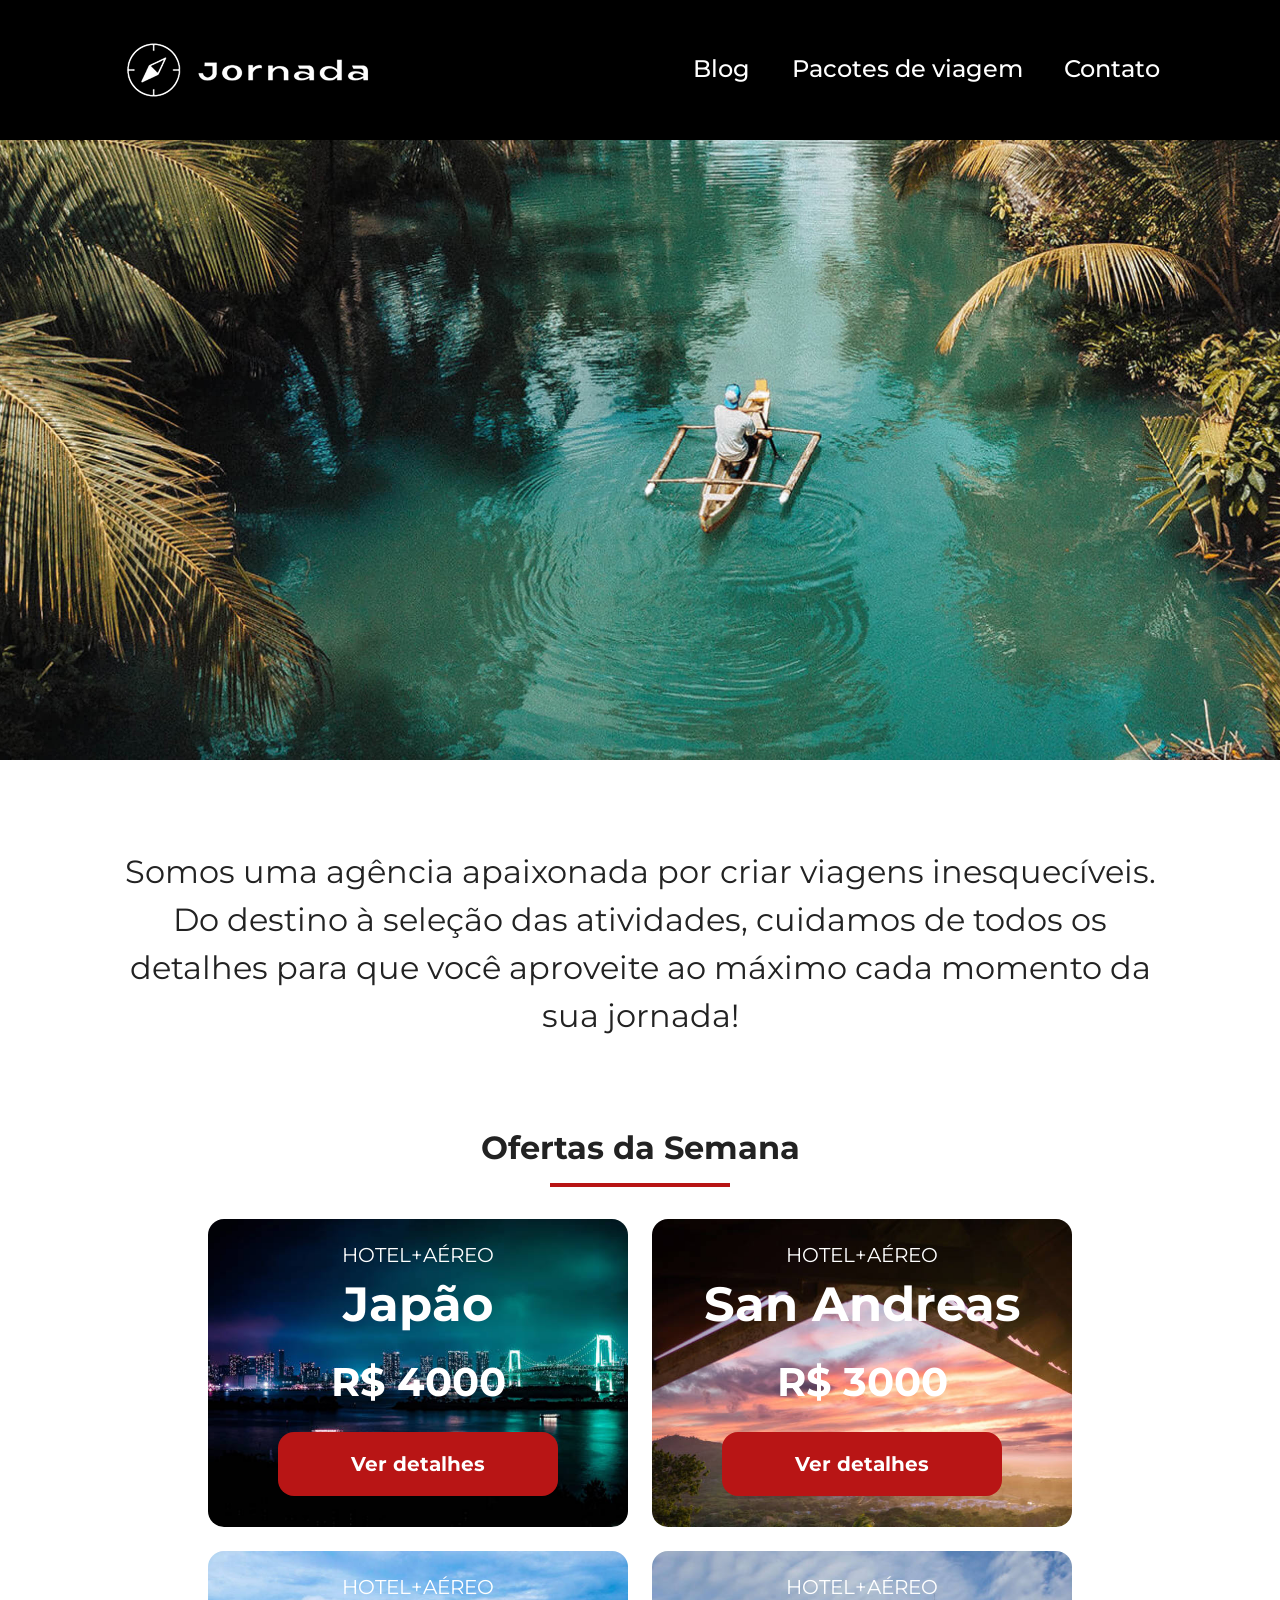
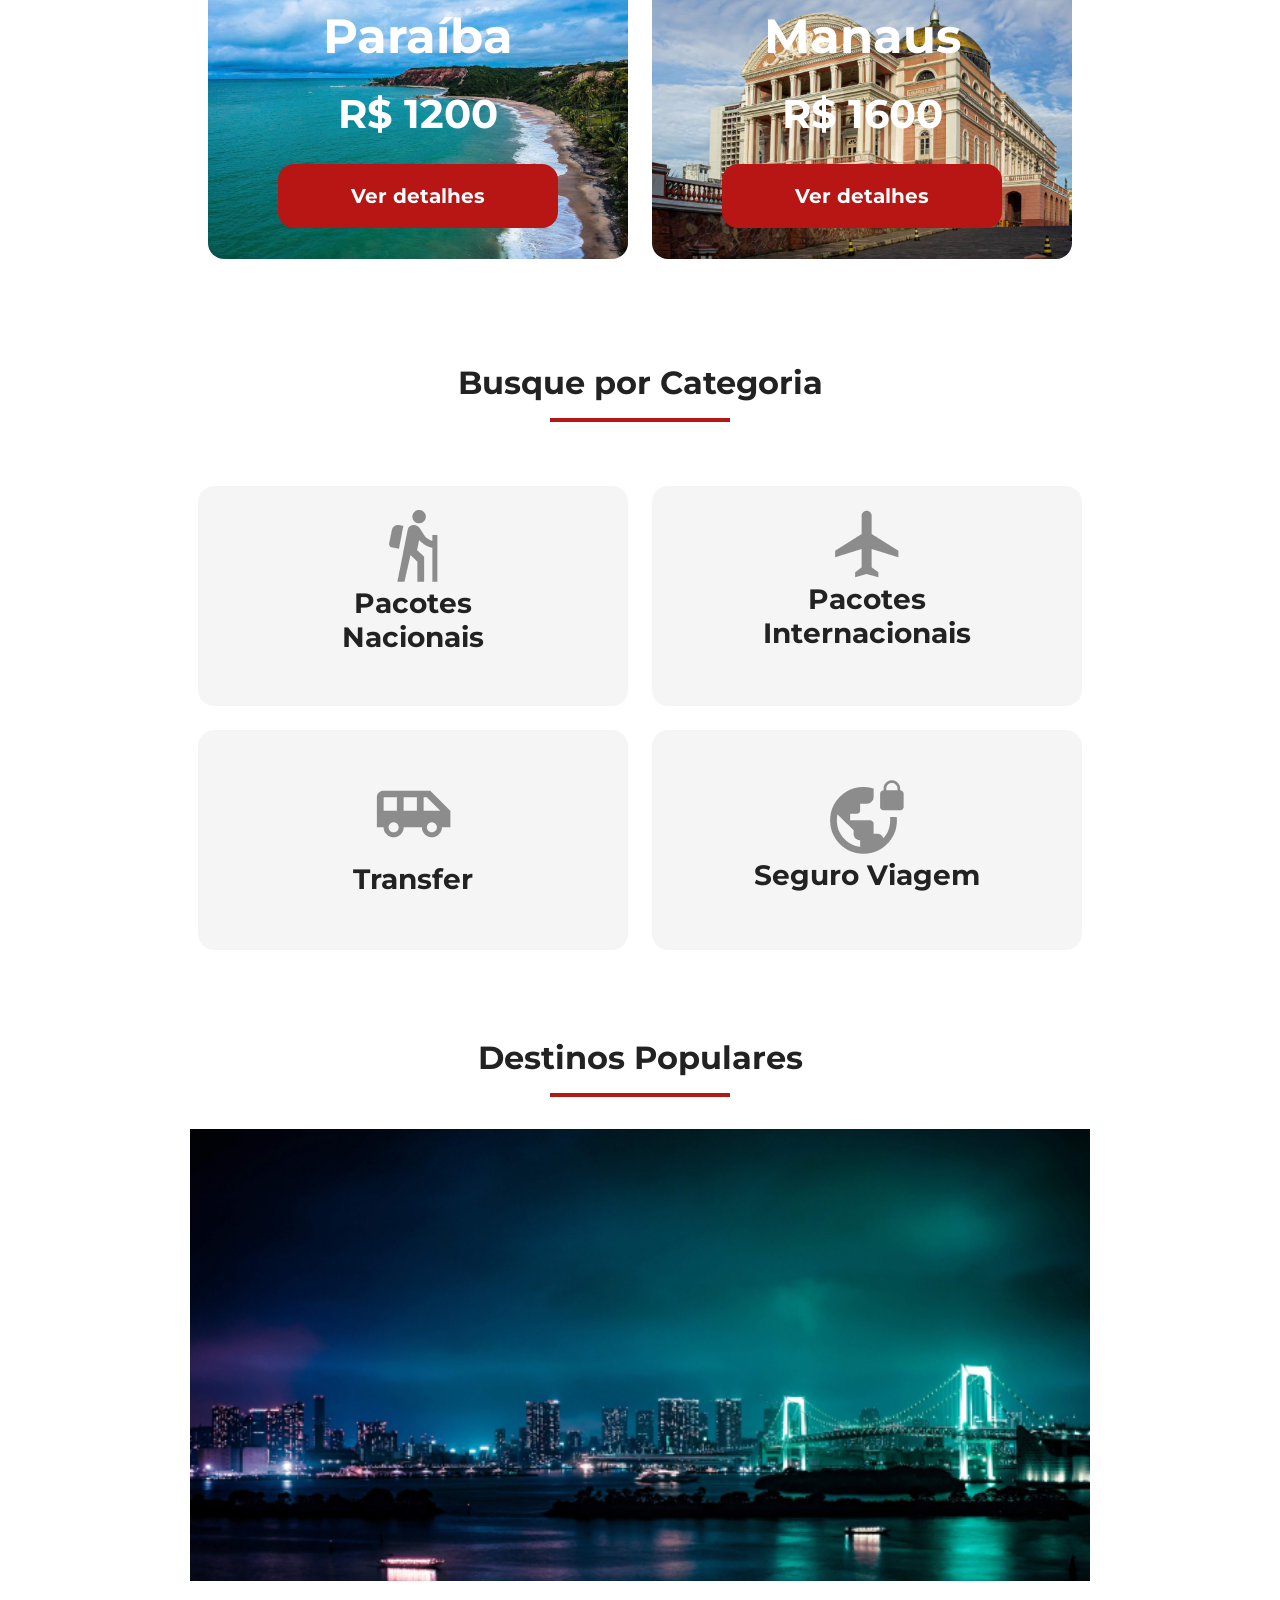
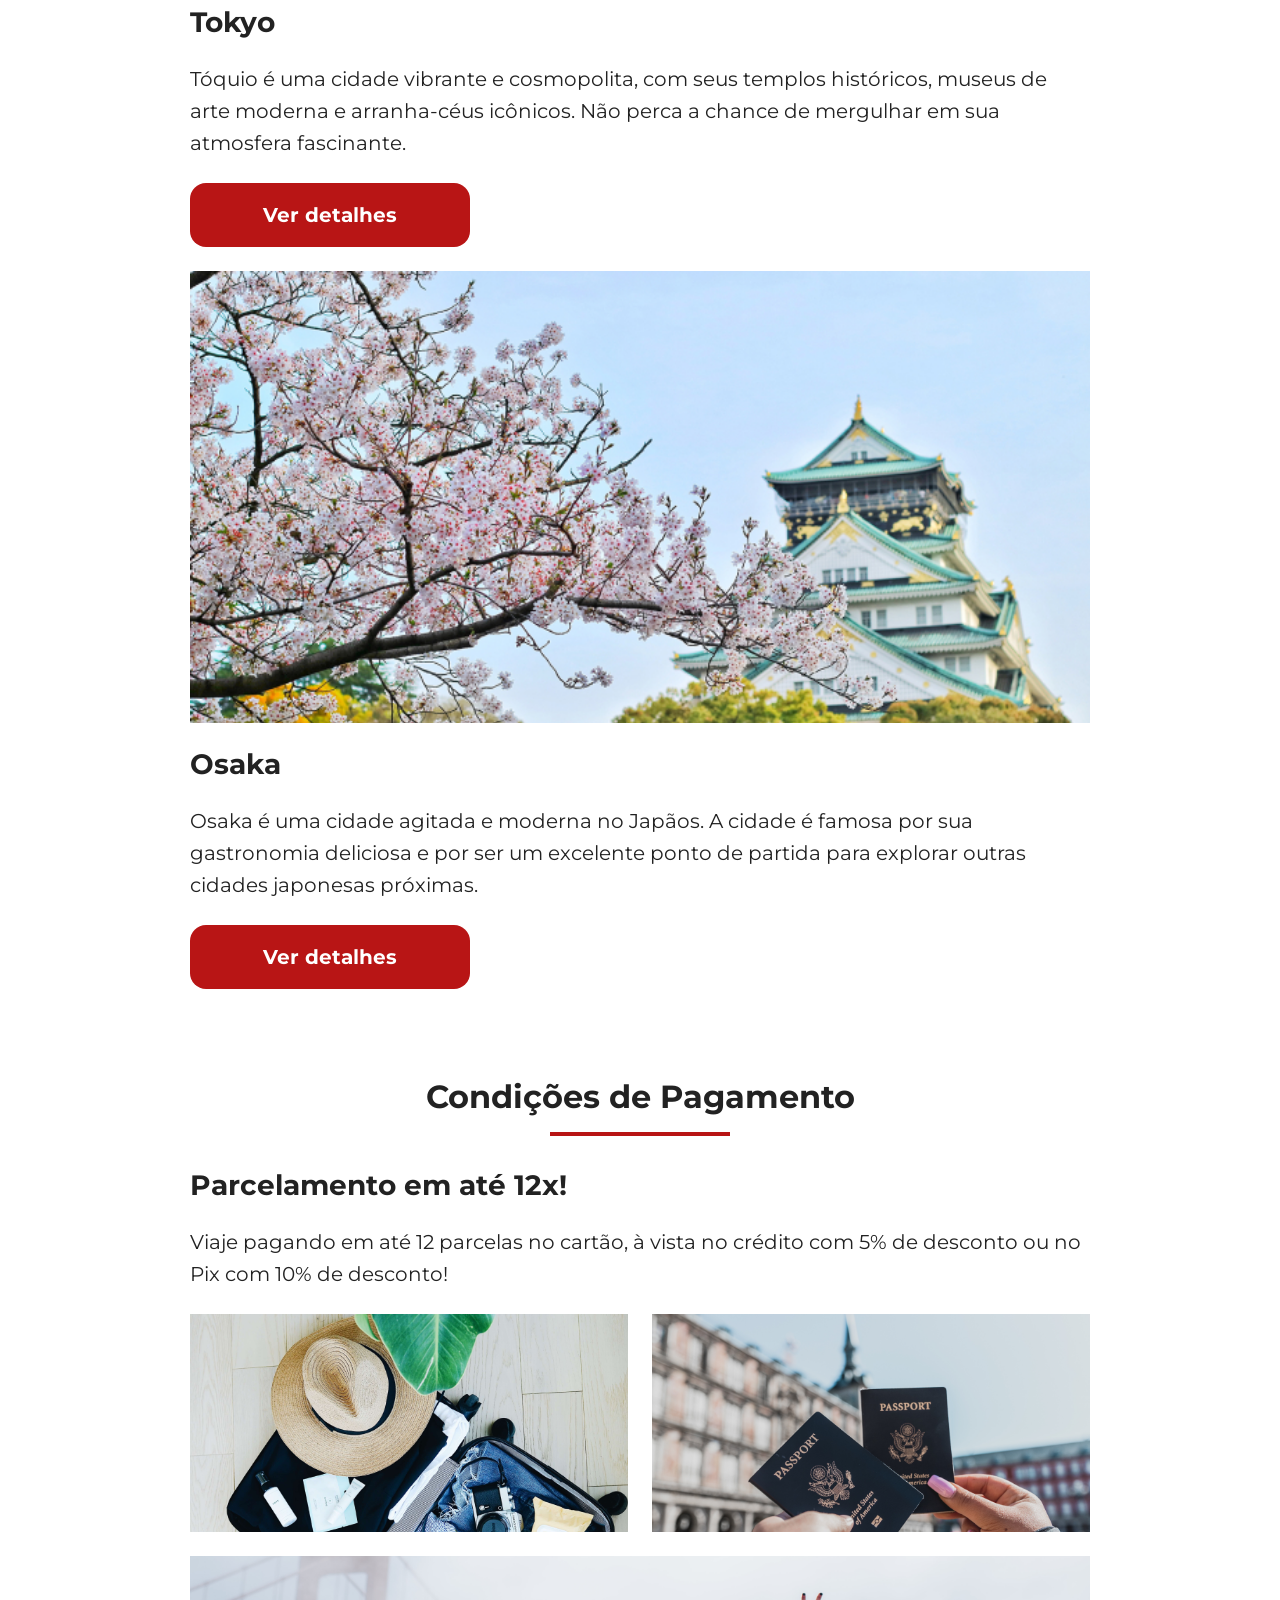
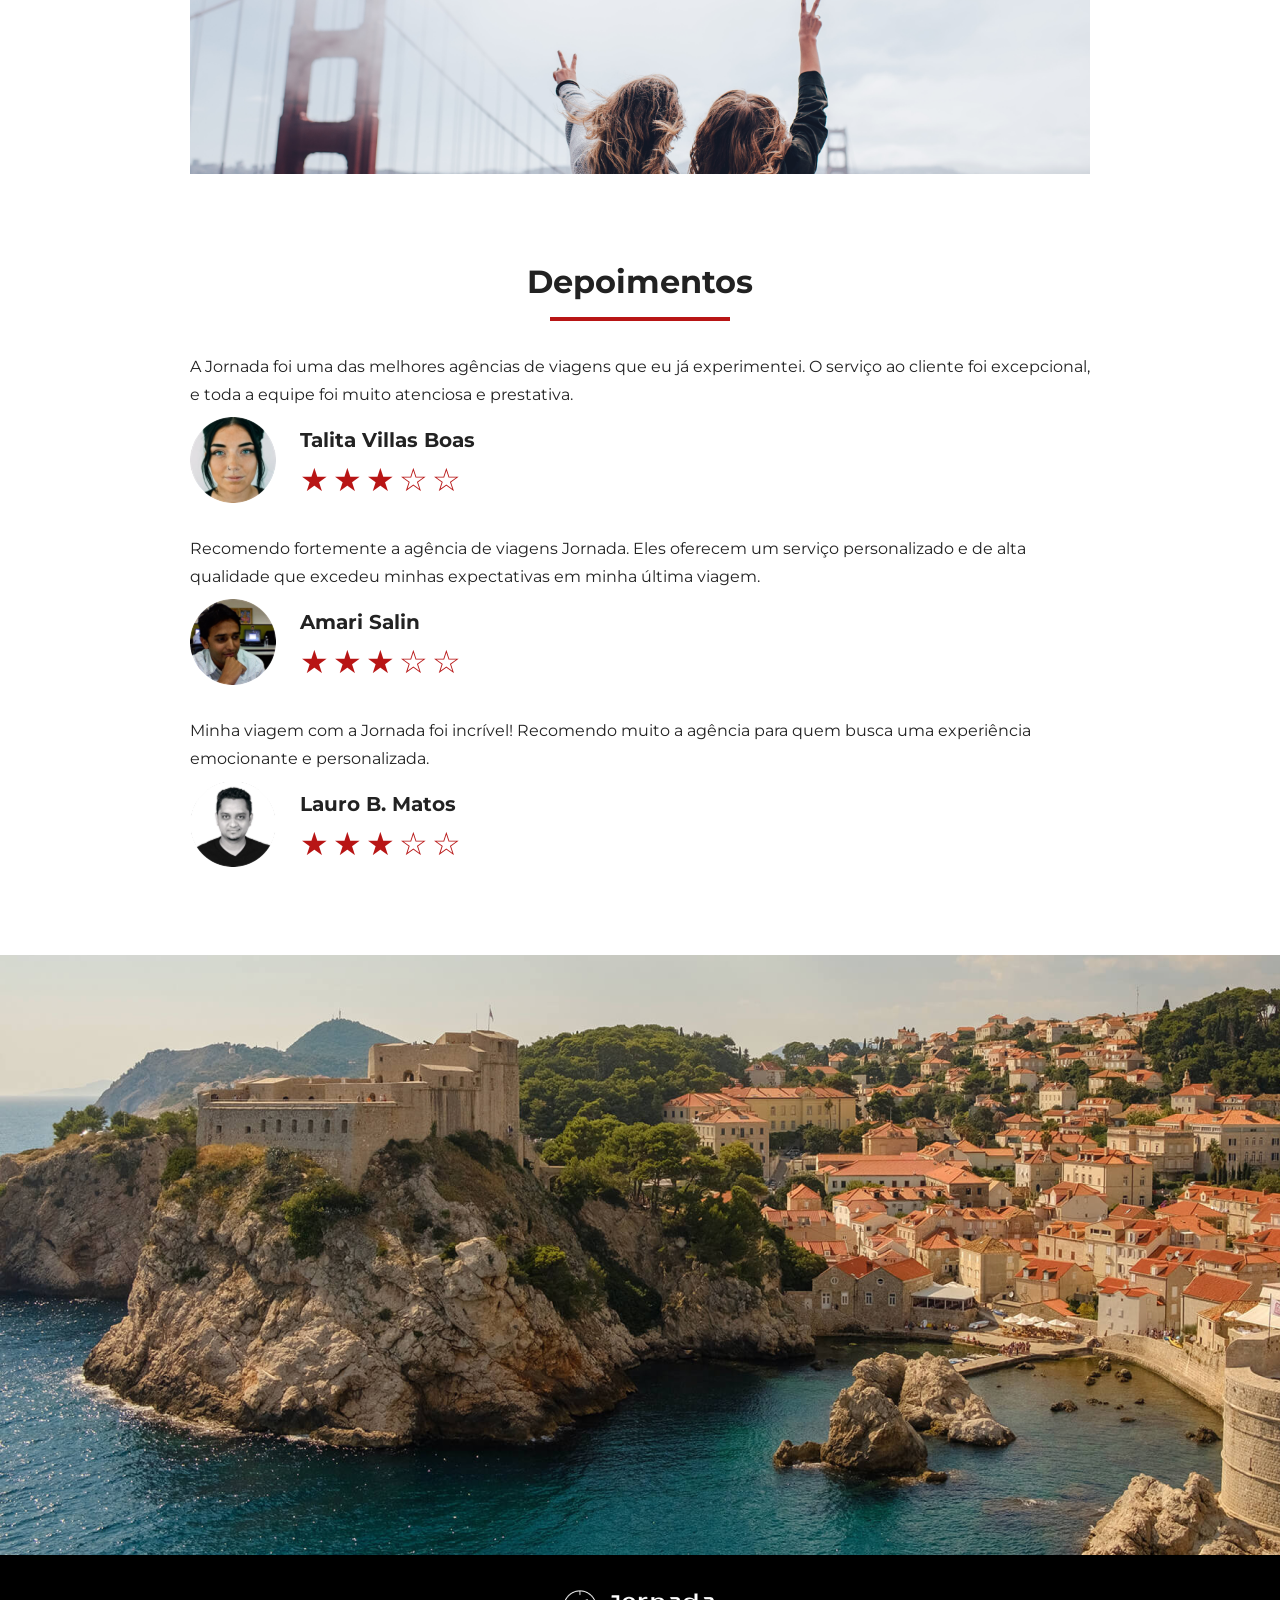
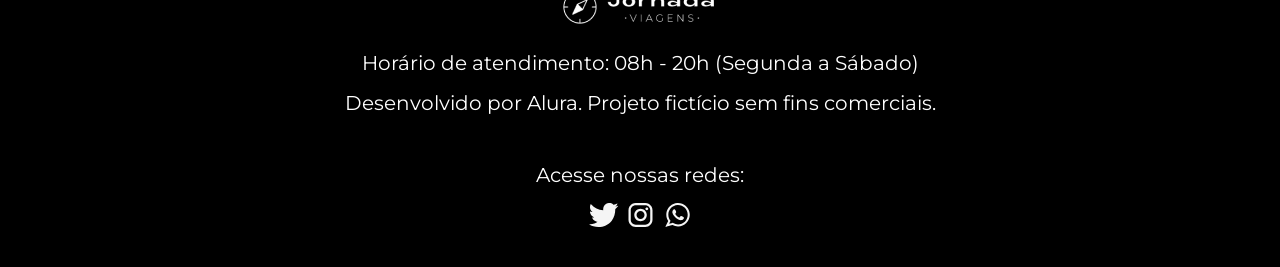
<file: jornada Viagens/index.html>
<!DOCTYPE html>
<html lang="pt-BR">
  <head>
    <meta charset="UTF-8" />
    <meta name="viewport" content="width=device-width, initial-scale=1.0" />
    <meta
      name="description"
      content="Jornada Viagens,uma agência apaixonada por criar viagens inesquecíveis"
    />

    <meta name="og:title" content="Jornada Viagens" />
    <meta
      name="og:description"
      content="Jornada Viagens,uma agência apaixonada por criar viagens inesquecíveis"
    />
    <meta
      name="og:image"
      content="https://danicastilho.github.io/jornada-viagens/img/logo-footer.png"
    />
    <meta name="og:type" content="website" />
    <meta
      name="og:url"
      content="https://danicastilho.github.io/jornada-viagens"
    />

    <link rel="icon" href="favico.svg" type="xml/svg" />
    <link rel="stylesheet" href="./css/style.css" />

    <title>Jornada Viagens</title>
  </head>
  <body>
    <header class="main-header">
      <a class="logo" href="index.html" title="voltar para a página inicial">
        <img
          class="img-mobile"
          src="img/bussola-jornada-branco.png"
          alt="Bussola do logo Jornada Viagens na cor branca"
        />
        <img
          class="img-desktop"
          src="img/bussola-texto-jornada-branco.png"
          alt="Logo Jornada Viagens na cor branca"
        />
      </a>
      <div class="navigation-menu">
        <label for="menu">
          <img src="img/menu.png" alt="menu" />
        </label>
        <input type="checkbox" id="menu" hidden />
        <nav>
          <ul class="list-links">
            <li>
              <a href="blog.html" target="_blank" title="Acessar Blog">Blog</a>
            </li>
            <li>
              <a
                href="pacotes-de-viagens.html"
                target="_blank"
                title="Acessar Pacotes de viagem"
                >Pacotes de viagem</a
              >
            </li>
            <li>
              <a href="contato.html" target="_blank" title="Acessar Contato"
                >Contato</a
              >
            </li>
          </ul>
        </nav>
      </div>
    </header>
    <section class="hero">
      <div class="hero-img"></div>
      <h2>
        Somos uma agência apaixonada por criar viagens inesquecíveis. Do destino
        à seleção das atividades, cuidamos de todos os detalhes para que você
        aproveite ao máximo cada momento da sua jornada!
      </h2>
    </section>
    <section class="offers">
      <div class="section-title">
        <h2>Ofertas da Semana</h2>
        <hr />
      </div>
      <div class="offers-cards">
        <article class="card japao">
          <header>
            <p>HOTEL+AÉREO</p>
            <h3>
              Japão <br />
              <span>R$ 4000</span>
            </h3>
          </header>
          <footer>
            <a href="#" class="button">Ver detalhes</a>
          </footer>
        </article>
        <article class="card san-andreas">
          <header>
            <p>HOTEL+AÉREO</p>
            <h3>
              San Andreas <br />
              <span>R$ 3000</span>
            </h3>
          </header>
          <footer>
            <a href="#" class="button">Ver detalhes</a>
          </footer>
        </article>
        <article class="card paraiba">
          <header>
            <p>HOTEL+AÉREO</p>
            <h3>
              Paraíba <br />
              <span>R$ 1200</span>
            </h3>
          </header>
          <footer>
            <a href="#" class="button">Ver detalhes</a>
          </footer>
        </article>
        <article class="card manaus">
          <header>
            <p>HOTEL+AÉREO</p>
            <h3>
              Manaus <br />
              <span>R$ 1600</span>
            </h3>
          </header>
          <footer>
            <a href="#" class="button">Ver detalhes</a>
          </footer>
        </article>
      </div>
    </section>
    <section class="categories">
      <div class="section-title">
        <h2>Busque por Categoria</h2>
        <hr />
      </div>
      <div class="categories-cards">
        <a
          class="card"
          href="#"
          target="_blank"
          title="Busque pela categoria Pacotes Nacionais"
        >
          <img
            src="img/icone-caminhada.png"
            alt="ícone cinza representando uma pessoa fazendo tracking"
          />
          <h3 class="content-title">
            Pacotes<br />
            Nacionais
          </h3>
        </a>

        <a
          class="card"
          href="#"
          target="_blank"
          title="Busque pela categoria Pacotes Internacionais"
        >
          <img
            src="img/icone-aviao.png"
            alt="ícone cinza representando um avião"
          />
          <h3 class="content-title">
            Pacotes <br />
            Internacionais
          </h3>
        </a>
        <a
          class="card single-line transfer"
          href="#"
          target="_blank"
          title="Busque pela categoria Transfer"
        >
          <img
            src="img/icone-onibus.png"
            alt="ícone cinza representando um ônibus"
          />
          <h3 class="content-title">Transfer</h3>
        </a>
        <a
          class="card single-line"
          href="#"
          target="_blank"
          title="Busque pela categoria Seguro Viagem"
        >
          <img
            src="img/icone-planeta.png"
            alt="ícone cinza representando o planeta terra com um cadeado"
          />
          <h3 class="content-title">Seguro Viagem</h3>
        </a>
      </div>
    </section>
    <section class="destinations">
      <div class="section-title">
        <h2>Destinos Populares</h2>
        <hr />
      </div>
      <div class="destination-items">
        <article class="item tokyo">
          <header>
            <div class="img-item"></div>
            <h3 class="content-title">Tokyo</h3>
          </header>
          <p class="content-text">
            Tóquio é uma cidade vibrante e cosmopolita, com seus templos
            históricos, museus de arte moderna e arranha-céus icônicos. Não
            perca a chance de mergulhar em sua atmosfera fascinante.
          </p>
          <footer>
            <a
              href="#"
              class="button"
              target="_blank"
              title="Veja mais detalhes do destino Tokyo"
              >Ver detalhes</a
            >
          </footer>
        </article>
        <article class="item osaka">
          <header>
            <div class="img-item"></div>
            <h3 class="content-title">Osaka</h3>
          </header>
          <p class="content-text">
            Osaka é uma cidade agitada e moderna no Japãos. A cidade é famosa
            por sua gastronomia deliciosa e por ser um excelente ponto de
            partida para explorar outras cidades japonesas próximas.
          </p>
          <footer>
            <a
              href="#"
              class="button"
              target="_blank"
              title="Veja mais detalhes do destino Osaka"
              >Ver detalhes</a
            >
          </footer>
        </article>
      </div>
    </section>
    <section class="payments">
      <div class="section-title">
        <h2>Condições de Pagamento</h2>
        <hr />
      </div>
      <div class="content-container">
        <div class="text-content">
          <h3 class="content-title">Parcelamento em até 12x!</h3>
          <p class="content-text">
            Viaje pagando em até 12 parcelas no cartão, à vista no crédito com
            5% de desconto ou no Pix com 10% de desconto!
          </p>
        </div>
        <div class="image-gallery">
          <div class="image first"></div>
          <div class="image second"></div>
          <div class="image thirdy colspan-2"></div>
        </div>
      </div>
    </section>
    <section class="testimonials">
      <div class="section-title">
        <h2>Depoimentos</h2>
        <hr />
      </div>
      <div class="testimonial-container">
        <article>
          <header>
            <p>
              A Jornada foi uma das melhores agências de viagens que eu já
              experimentei. O serviço ao cliente foi excepcional, e toda a
              equipe foi muito atenciosa e prestativa.
            </p>
          </header>
          <footer>
            <img
              src="img/avatar-talita.png"
              alt="imagem de perfil da cliente Talita Villas Boas"
            />
            <div class="profile-content">
              <h3>Talita Villas Boas</h3>
              <div class="rating">
                <span class="star">★</span>
                <span class="star">★</span>
                <span class="star">★</span>
                <span class="star">☆</span>
                <span class="star">☆</span>
              </div>
            </div>
          </footer>
        </article>
        <article>
          <header>
            <p>
              Recomendo fortemente a agência de viagens Jornada. Eles oferecem
              um serviço personalizado e de alta qualidade que excedeu minhas
              expectativas em minha última viagem.
            </p>
          </header>
          <footer>
            <img
              src="img/avatar-amari.png"
              alt="imagem de perfil do cliente Amari Salin"
            />
            <div class="profile-content">
              <h3>Amari Salin</h3>
              <div class="rating">
                <span class="star">★</span>
                <span class="star">★</span>
                <span class="star">★</span>
                <span class="star">☆</span>
                <span class="star">☆</span>
              </div>
            </div>
          </footer>
        </article>
        <article>
          <header>
            <p>
              Minha viagem com a Jornada foi incrível! Recomendo muito a agência
              para quem busca uma experiência emocionante e personalizada.
            </p>
          </header>
          <footer>
            <img
              src="img/avatar-lauro.png"
              alt="imagem de perfil do cliente Lauro B. Matos"
            />
            <div class="profile-content">
              <h3>Lauro B. Matos</h3>
              <div class="rating">
                <span class="star">★</span>
                <span class="star">★</span>
                <span class="star">★</span>
                <span class="star">☆</span>
                <span class="star">☆</span>
              </div>
            </div>
          </footer>
        </article>
      </div>
    </section>
    <section class="bottom-hero">
      <div class="hero-img"></div>
    </section>
    <footer class="main-footer">
      <div class="footer-content">
        <img src="img/logo-footer.png" alt="logo completo Jornada Viagens" />
        <p>Horário de atendimento: 08h - 20h (Segunda a Sábado)</p>
        <p>Desenvolvido por Alura. Projeto fictício sem fins comerciais.</p>
      </div>
      <div class="footer-social">
        <p>Acesse nossas redes:</p>

        <a href="#" target="_blank" title="Acesse o Twitter do Jornada Viagens"
          ><img
            src="img/icone-twitter.svg"
            alt="icone do Twitter na cor branca"
        /></a>

        <a
          href="#"
          target="_blank"
          title="Acesse o Instagram do Jornada Viagens"
          ><img
            src="img/icone-instagram.svg"
            alt="icone do Instagram na cor branca"
        /></a>

        <a href="#" target="_blank" title="Entre em contato através do whatsapp"
          ><img
            src="img/icone-whatsapp.svg"
            alt="icone do whatsapp na cor branca"
        /></a>
      </div>
    </footer>
  </body>
</html>
</file>
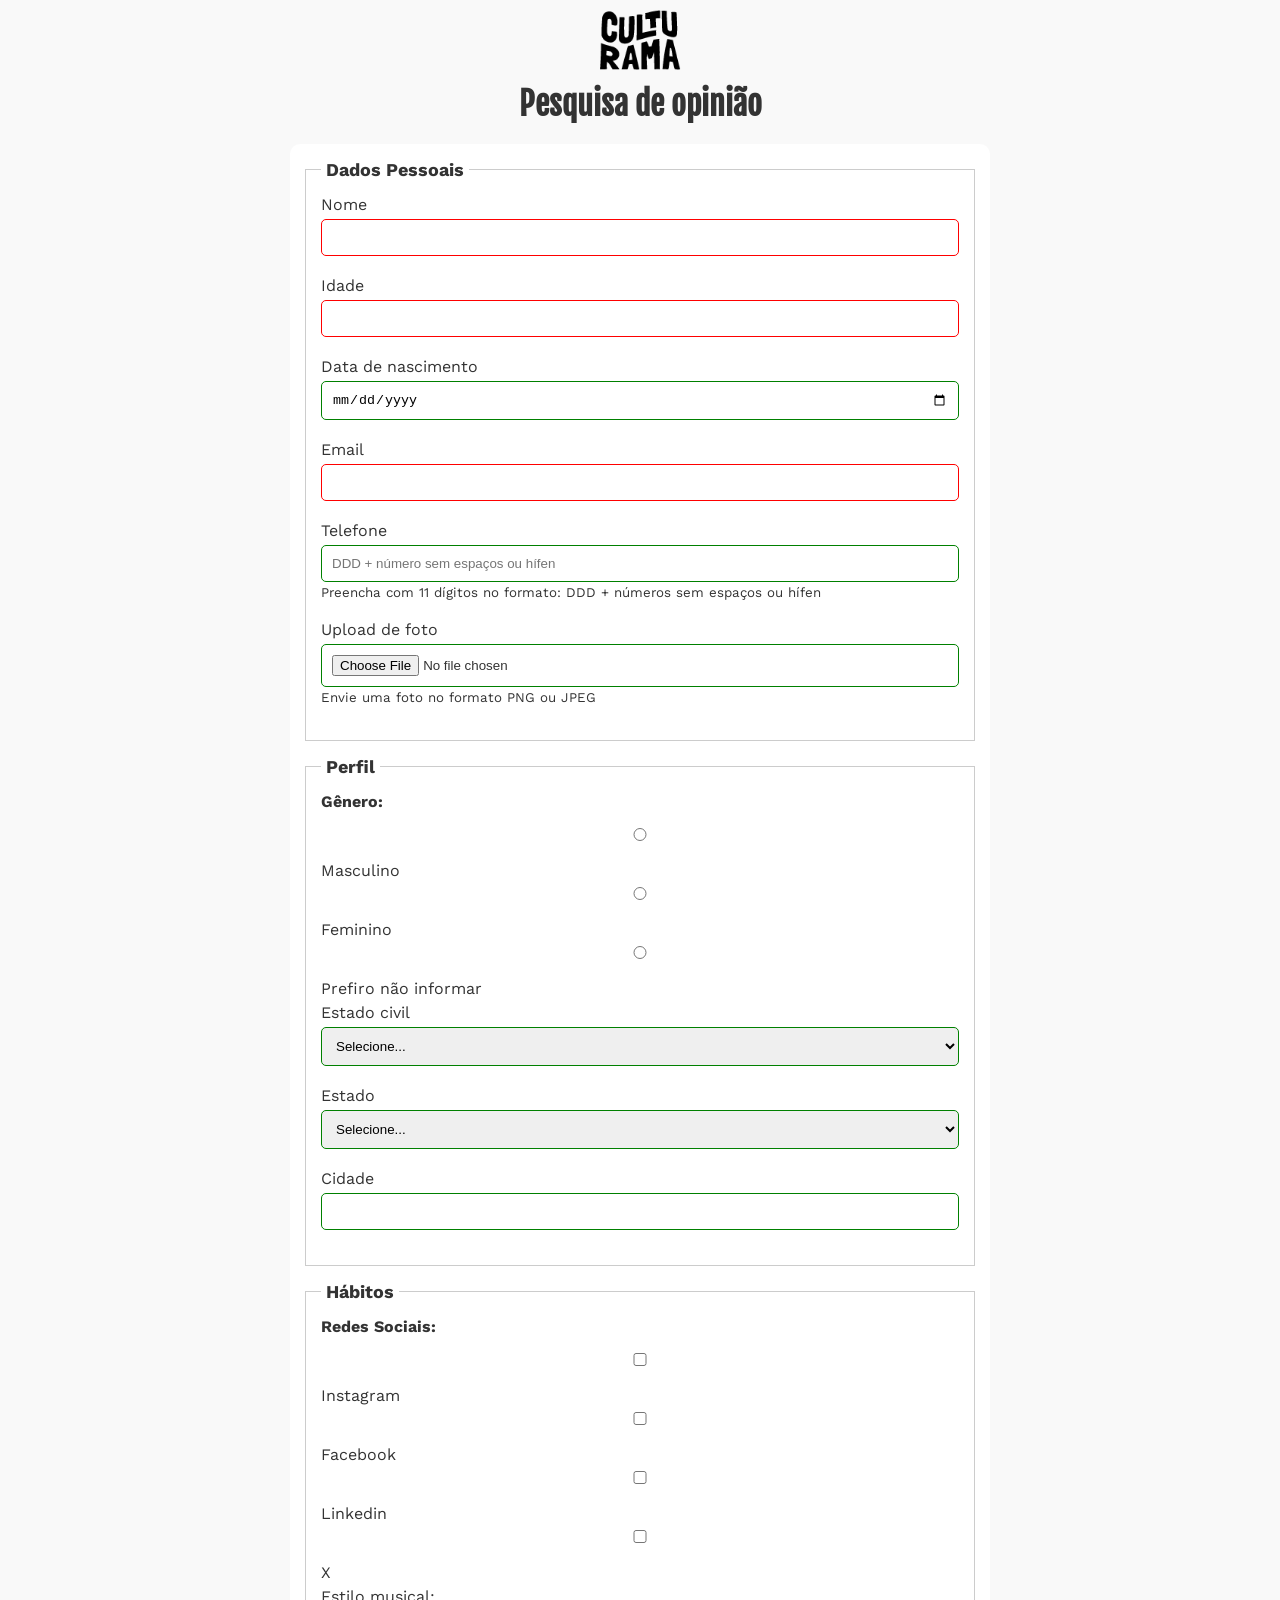
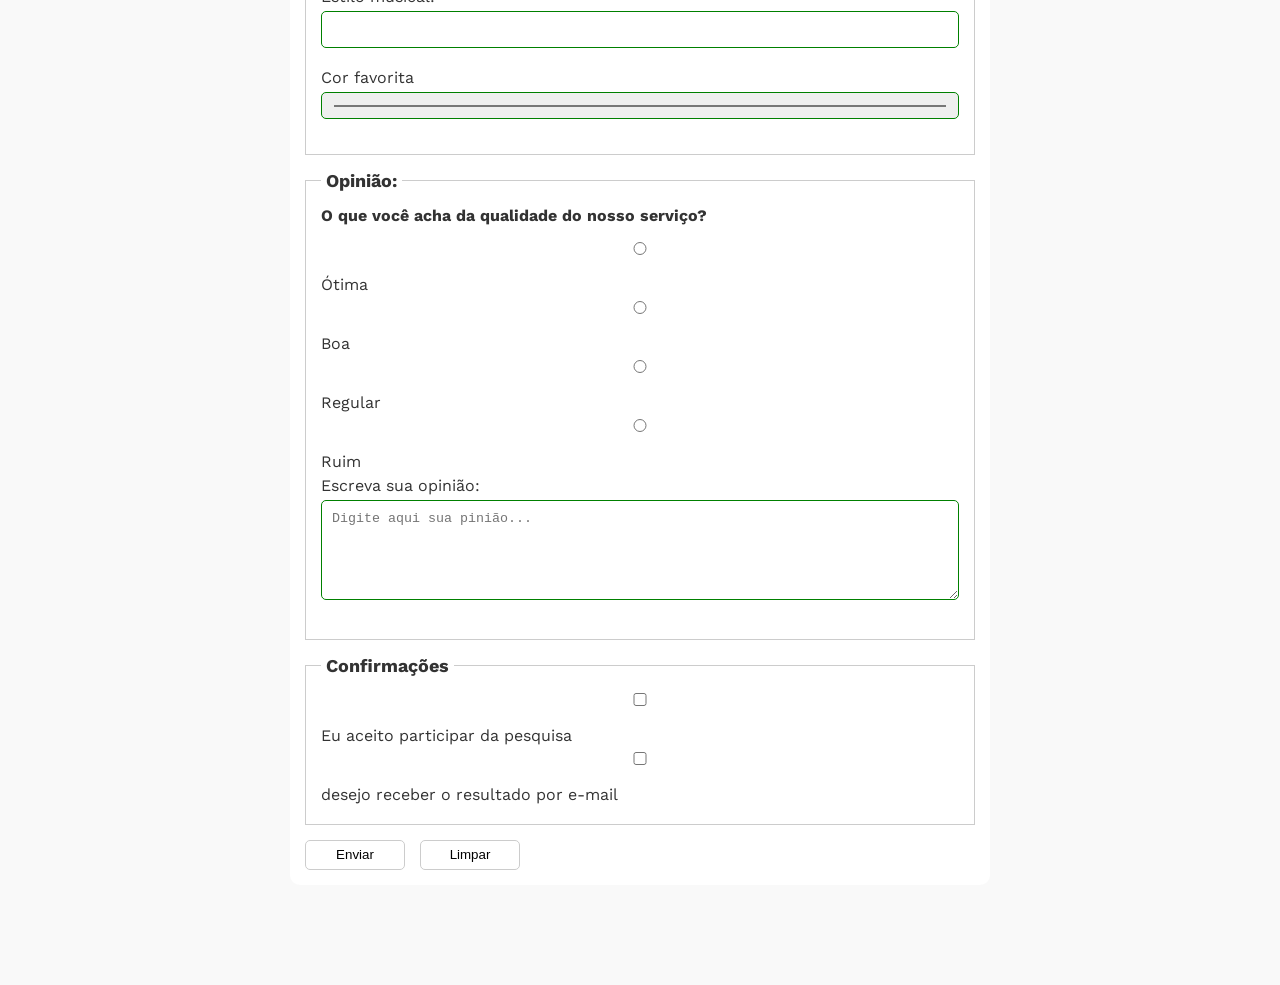
<file: pesquisa-culturama/index.html>
<!DOCTYPE html>
<html lang="pt-br">
<head>
    <meta charset="UTF-8">
    <meta name="viewport" content="width=device-width, initial-scale=1.0">
    <link rel="shortcut icon" href="assets-formularios-seo-acessibilidade/culturama-favico.png" type="image/x-icon">
    <link rel="stylesheet" href="css/style.css">
    <link rel="preconnect" href="https://fonts.googleapis.com">
    <link rel="preconnect" href="https://fonts.gstatic.com" crossorigin>
    <link href="https://fonts.googleapis.com/css2?family=Fjalla+One&family=Work+Sans&display=swap" rel="stylesheet">
    <title>Pesquisa Culturama</title>
</head>
<body>
    <main>
         <header>
        <img src="assets-formularios-seo-acessibilidade/logo-culturama.png" alt="logotipo culturama">
        <h1>Pesquisa de opinião</h1>
    </header>
    <section>
        <form action="sucesso.html" method="get">
            <fieldset>
                <legend>Dados Pessoais</legend>
                
                <label for="name">Nome</label>
                <input id="name" type="text" name="userName" required>
                <br>
                <label for="age">Idade</label>
                <input id="age" type="number" name="userAge" min="12" max="100" required>
                <br>
                <label for="birthdate">Data de nascimento</label>
                <input id="birthdate" type="date" name="userBirthDate">
                <br>
                <label for="email">Email</label>
                <input id="email" type="email" name="userEmail" required>
                <br>
                <label for="phonenumber">Telefone</label>
                <input id="phonenumber" type="tel" name="userPhoneNumber" pattern="[0-9]{11}"placeholder="DDD + número sem espaços ou hífen" aria-describedby="phoneHelp">
                <small id="phoneHelp">Preencha com 11 dígitos no formato: DDD + números sem espaços ou hífen</small>
                <br>
                <label for="image">Upload de foto</label>
                <input id="image" type="file" accept="image/*" name="userImage" aria-describedby="imageHelp">
                <small id="imageHelp">Envie uma foto no formato PNG ou JPEG</small>
                <br>
            </fieldset>
            
            <fieldset>

                <legend>Perfil</legend>
                <p>Gênero:</p>
                <input id="masc" type="radio" name="userGender" value="Masculino">
                <label for="masc">Masculino</label>

                <input id="fem" type="radio" name="userGender" value="Feminino">
                <label for="fem">Feminino</label>

                <input id="notinformed" type="radio" name="userGender" value="notInformed">
                <label for="notinformed">Prefiro não informar</label>
                <br>

                <label for="maritalstatus">Estado civil</label>
                <select id="maritalstatus" name="userMaritalStatus">
                        <option value="notInformed">Selecione...</option>
                        <option value="casado">Casado</option>
                        <option value="solteiro">Solteiro</option>
                        <option value="divorciado">Divorciado</option>
                        <option value="união estável">União estável</option>
                </select>

                <label for="state">Estado</label>
                <select id="state" name="userState" required>
                    <option value="notInformed">Selecione...</option>
                    <option value="acre">Acre</option>
                    <option value="alagoas">Alagoas</option>
                    <option value="amapa">Amapá</option>
                    <option value="amazonas">Amazonas</option>
                    <option value="bahia">Bahia</option>
                    <option value="ceara">Ceará</option>
                    <option value="distrito federal">Distrito Federal</option>
                    <option value="espirito santo">Espirito Santo</option>
                    <option value="goias">Goiás</option>
                    <option value="maranhao">Maranhão</option>
                    <option value="mato grosso do sul">Mato Grosso do Sul</option>
                    <option value="mato grosso">Mato Grosso</option>
                    <option value="minas gerais">Minas Gerais</option>
                    <option value="para">Pará</option>
                    <option value="paraiba">Paraíba</option>
                    <option value="parana">Paraná</option>
                    <option value="pernambuco">Pernambuco</option>
                    <option value="piaui">Piauí</option>
                    <option value="rio de janeiro">Rio de Janeiro</option>
                    <option value="rio grande do norte">Rio Grande do Norte</option>
                    <option value="rio grande do sul">Rio Grande do Sul</option>
                    <option value="rondonia">Rondônia</option>
                    <option value="roraima">Roraima</option>
                    <option value="santa catarina">Santa Catarina</option>
                    <option value="sao paulo">São Paulo</option>
                    <option value="sergipe">Sergipe</option>
                    <option value="tocantins">Tocantins</option>
                </select>
                <br>
                <label for="city">Cidade</label>
                <input id="city" type="text" name="userCity">
            </fieldset> 

            <fieldset>
                <legend>Hábitos</legend>
                <p>Redes Sociais:</p>
                <input id="instagram" type="checkbox" name="social" value="instagram">
                <label for="instagram">Instagram</label>
                <br>
                <input id="facebook" type="checkbox" name="social" value="facebook">
                <label for="facebook">Facebook</label>
                <br>
                <input id="linkedin" type="checkbox" name="social" value="linkedin">
                <label for="linkedin">Linkedin</label>
                <br>
                <input id="x" type="checkbox" name="social" value="x">
                <label for="x">X</label>
                <br>
                <label for="musicstyle">Estilo musical:</label>
                <input list="styletypes" id="musicstyle" name="userMusciStyle" type="text">
                <datalist id="styletypes">
                    <option value="Rock"></option>
                    <option value="Pop"></option>
                    <option value="Samba"></option>
                    <option value="Rap"></option>
                </datalist>
                <br>
                <label for="favoritecolor">Cor favorita</label>
                <input type="color" name="userFavoriteColor" id="favoritecolor">
            </fieldset>

            <fieldset>
                <legend>Opinião:</legend>
                <p>O que você acha da qualidade do nosso serviço?</p>
                <input id="great" type="radio" name="userServiceOpinion" value="otima">
                <label for="great">Ótima</label>
                <br>
                <input id="good" type="radio" name="userServiceOpinion" value="boa">
                <label for="good">Boa</label>
                <br>
                <input id="regular" type="radio" name="userServiceOpinion" value="regular">
                <label for="regular">Regular</label>
                <br>
                <input id="bad" type="radio" name="userServiceOpinion" value="ruim" >
                <label for="bad">Ruim</label>
                <br>
                <label for="comment">Escreva sua opinião:</label>
                <textarea id="comment" name="userComment" placeholder="Digite aqui sua pinião..."></textarea>
            </fieldset>

            <fieldset>
                <legend>Confirmações</legend>

                <input type="checkbox" name="userLgpd" id="userlgpdterm" value="accepted" required>
                <label for="userlgpdterm">Eu aceito participar da pesquisa</label>
                <br>
                <input type="checkbox" name="usergetresult" id="getresult" value="accepted">
                <label for="getresult">desejo receber o resultado por e-mail</label>
            </fieldset>

            <button type="submit" aria-label="Enviar dados do formulário">Enviar</button>
            <button type="reset" aria-label="Limpar dados do formulário">Limpar</button>
        </form>
    </section>
    </main>
   
</body>
</html>
</file>
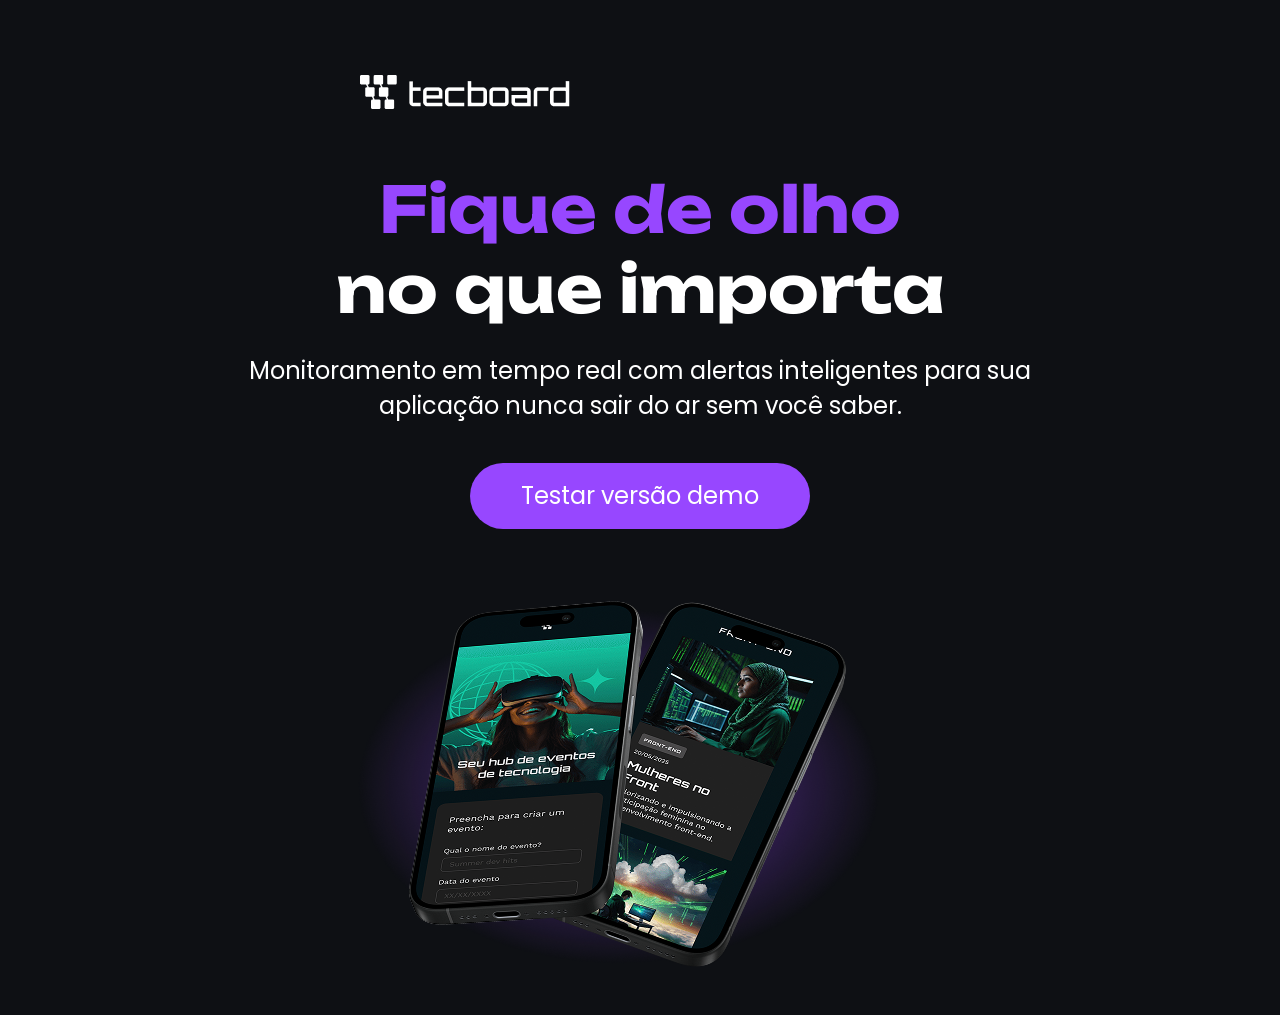
<file: projeto-tecboard/index.html>
<!DOCTYPE html>
<html lang="pt-br">
<head>
    <meta charset="UTF-8">
    <meta name="viewport" content="width=device-width, initial-scale=1.0">
    <meta name="description" content="Tecboard App - monitore suas aplicações em tempo real, para que elas nunca saiam do ar sem você saber">
    <meta name="og:title" content="Tecboard App">
    <meta name="og:description" content="Monitore suas aplicações em tempo real, para que elas nunca saiam do ar sem você saber">
    <meta name="og:image" content="http://127.0.0.1:5500/projeto-tecboard/imagens/celulares%20sobrepostos%20desktop.png">
    <meta name="og:type" content="website">
    <meta name="og:url" content="http://127.0.0.1:5500/projeto-tecboard/index.html">

    <link rel="shortcut icon" href="imagens/favicon-tecboard-preto.svg" type="image/x-icon">
    <link rel="stylesheet" href="style.css">
    <title>Tecboard - Aplicativo de monitoramento de sistemas</title>
</head>
<body>
    <header>
        <img src="imagens/logo-tecboard branco.png" alt="logo do Tecboard App cor branca">
    </header>
    <main>
        <section>
            <h1>
                <span>Fique de olho</span>
                <br>no que importa
            </h1>
            <p>Monitoramento em tempo real com alertas inteligentes para sua aplicação nunca sair do ar sem você saber.</p>
            <a href="#" title="teste a versão demo do App Tecboard">Testar versão demo</a>
            <img src="imagens/celulares sobrepostos desktop.png" alt="Aplicativo Tecboard em dois celulares pretos sobrepostos com uma sombra roxa sob eles, com destaque para o hub de eventos de tecnologia ">
        </section>
    </main> 
</body>
</html>
</file>
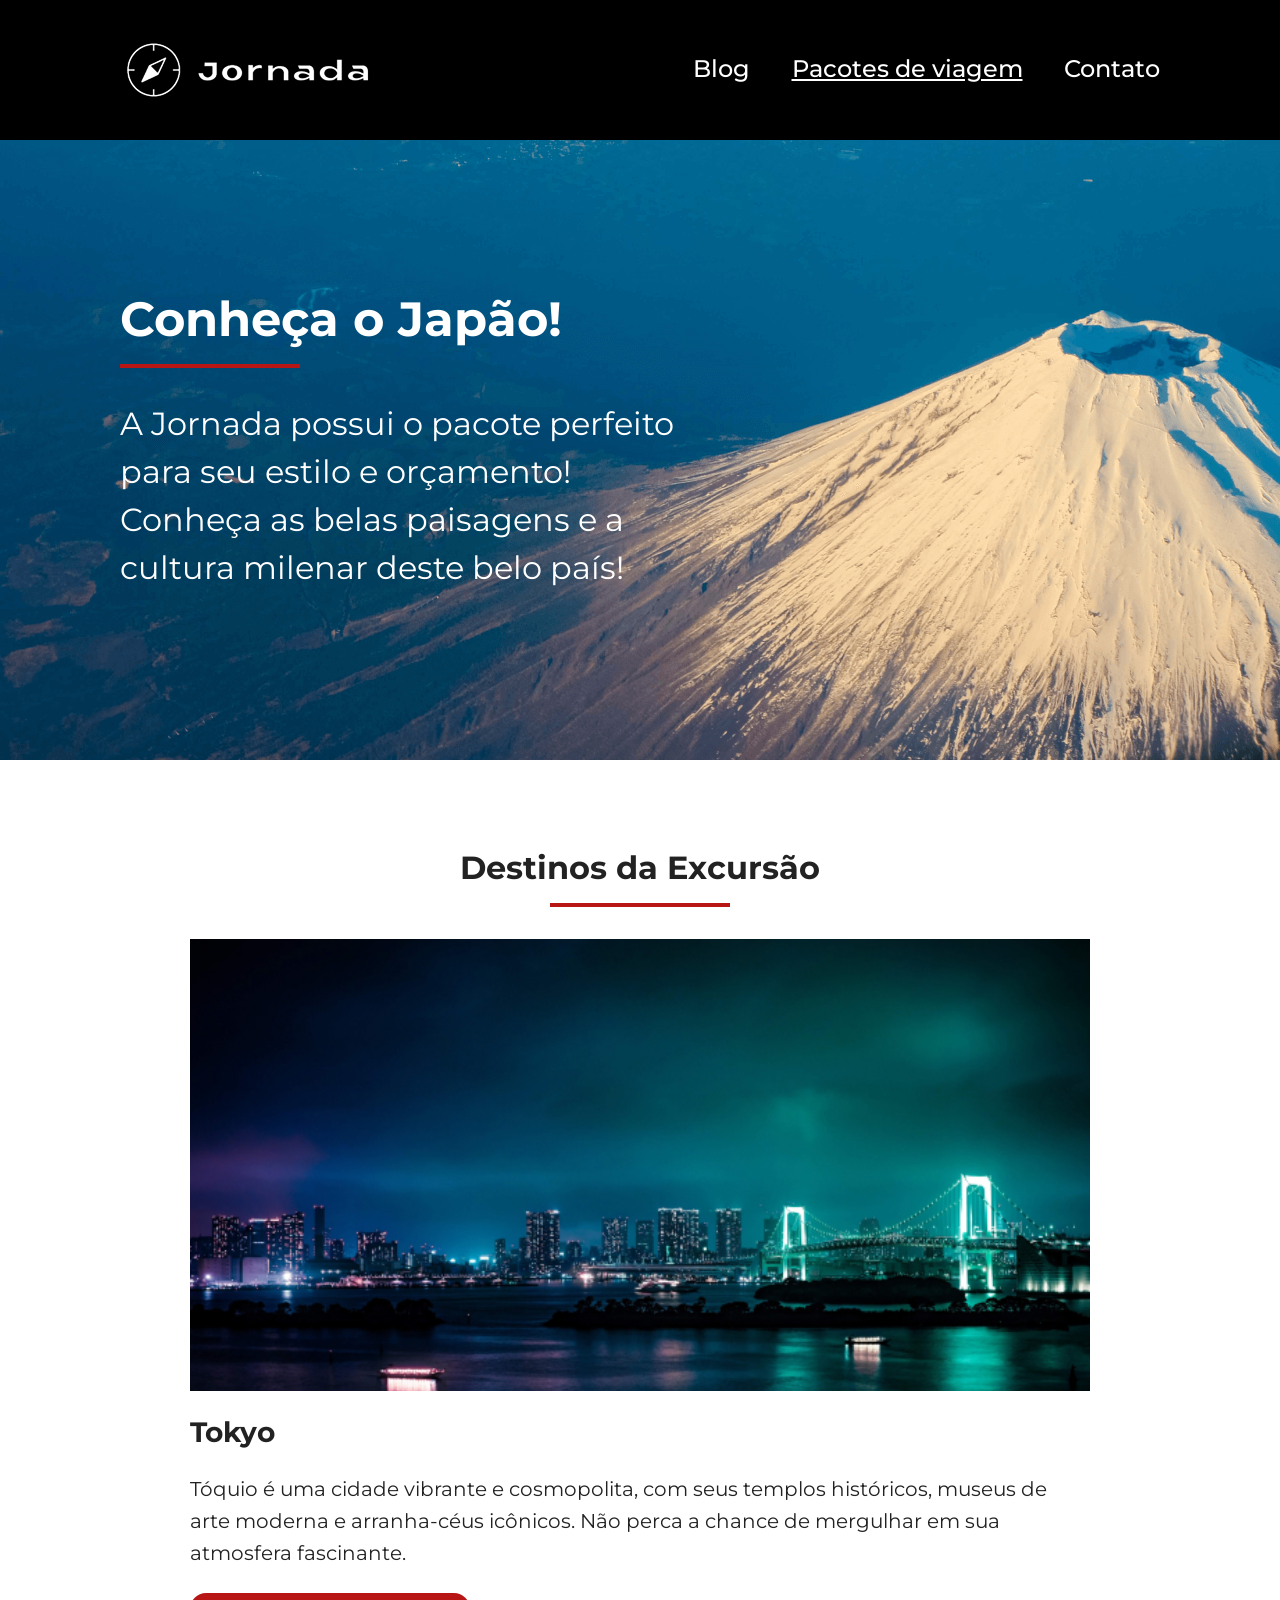
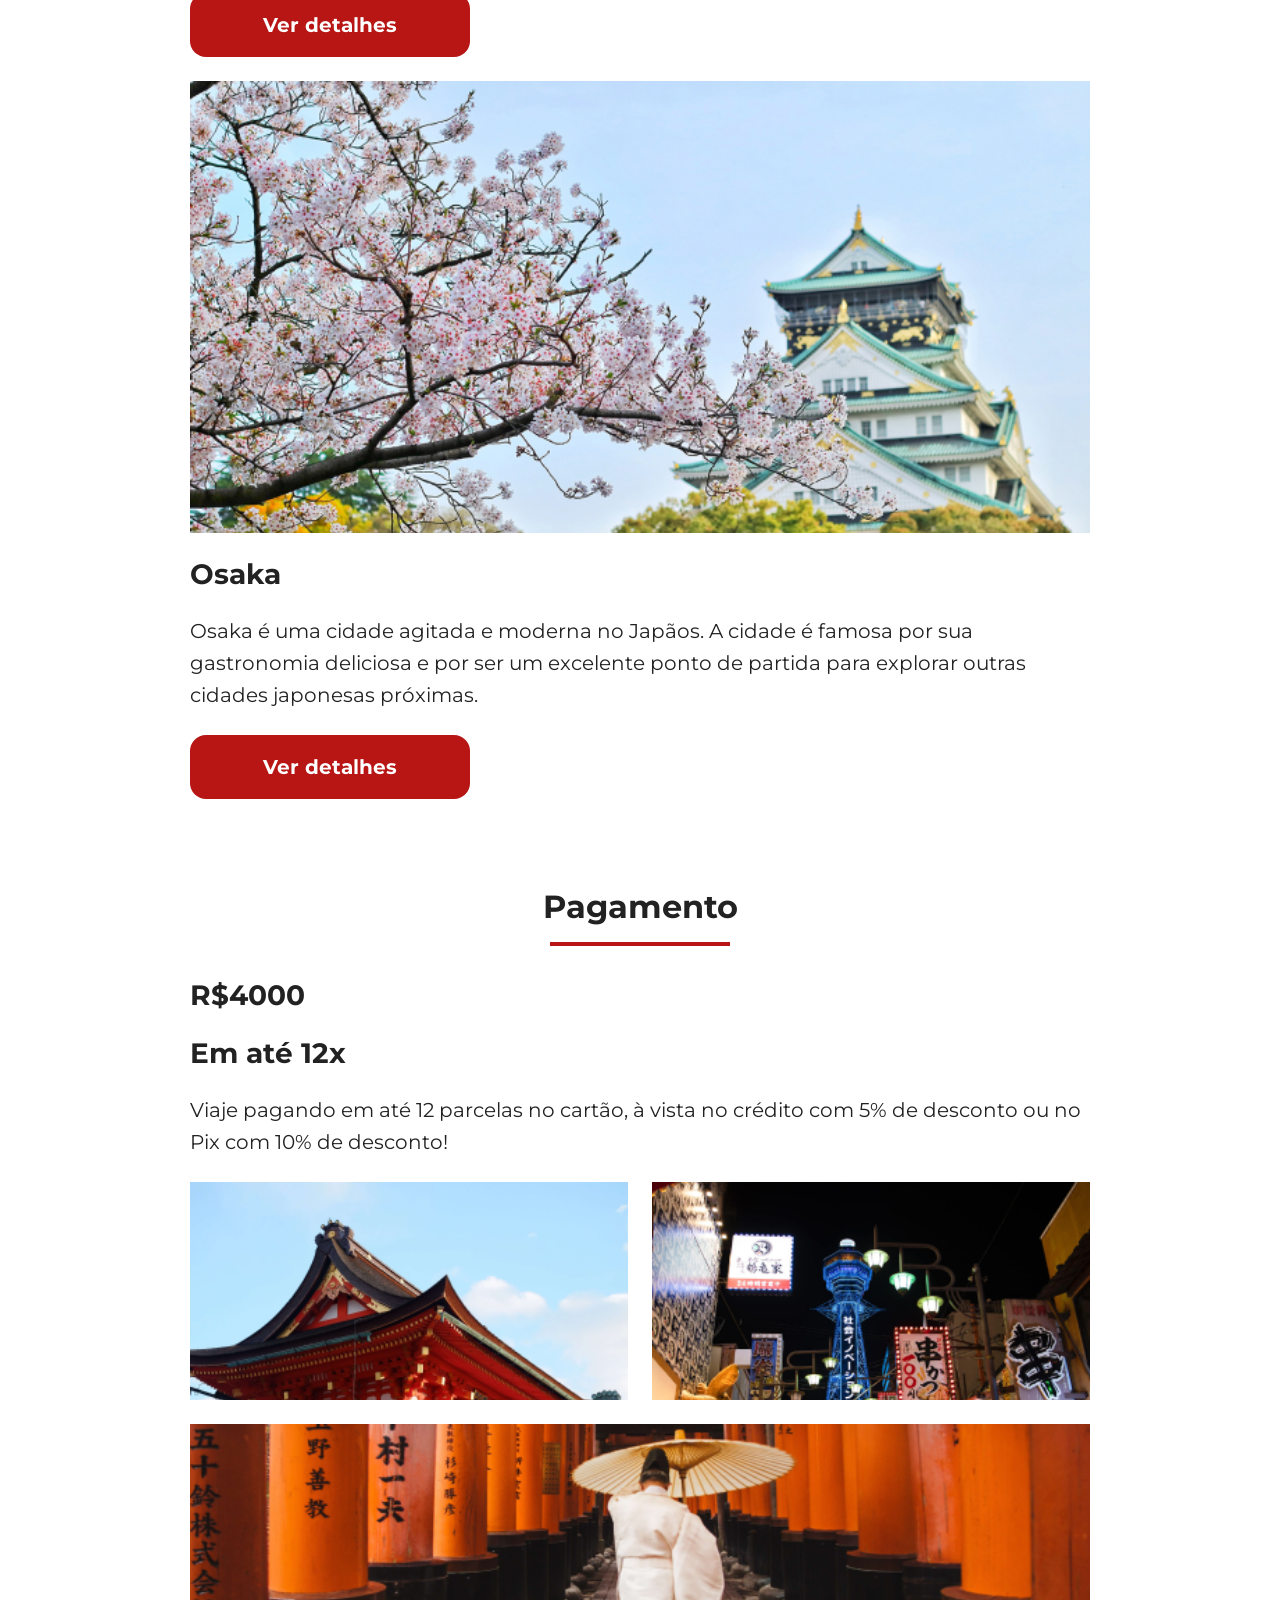
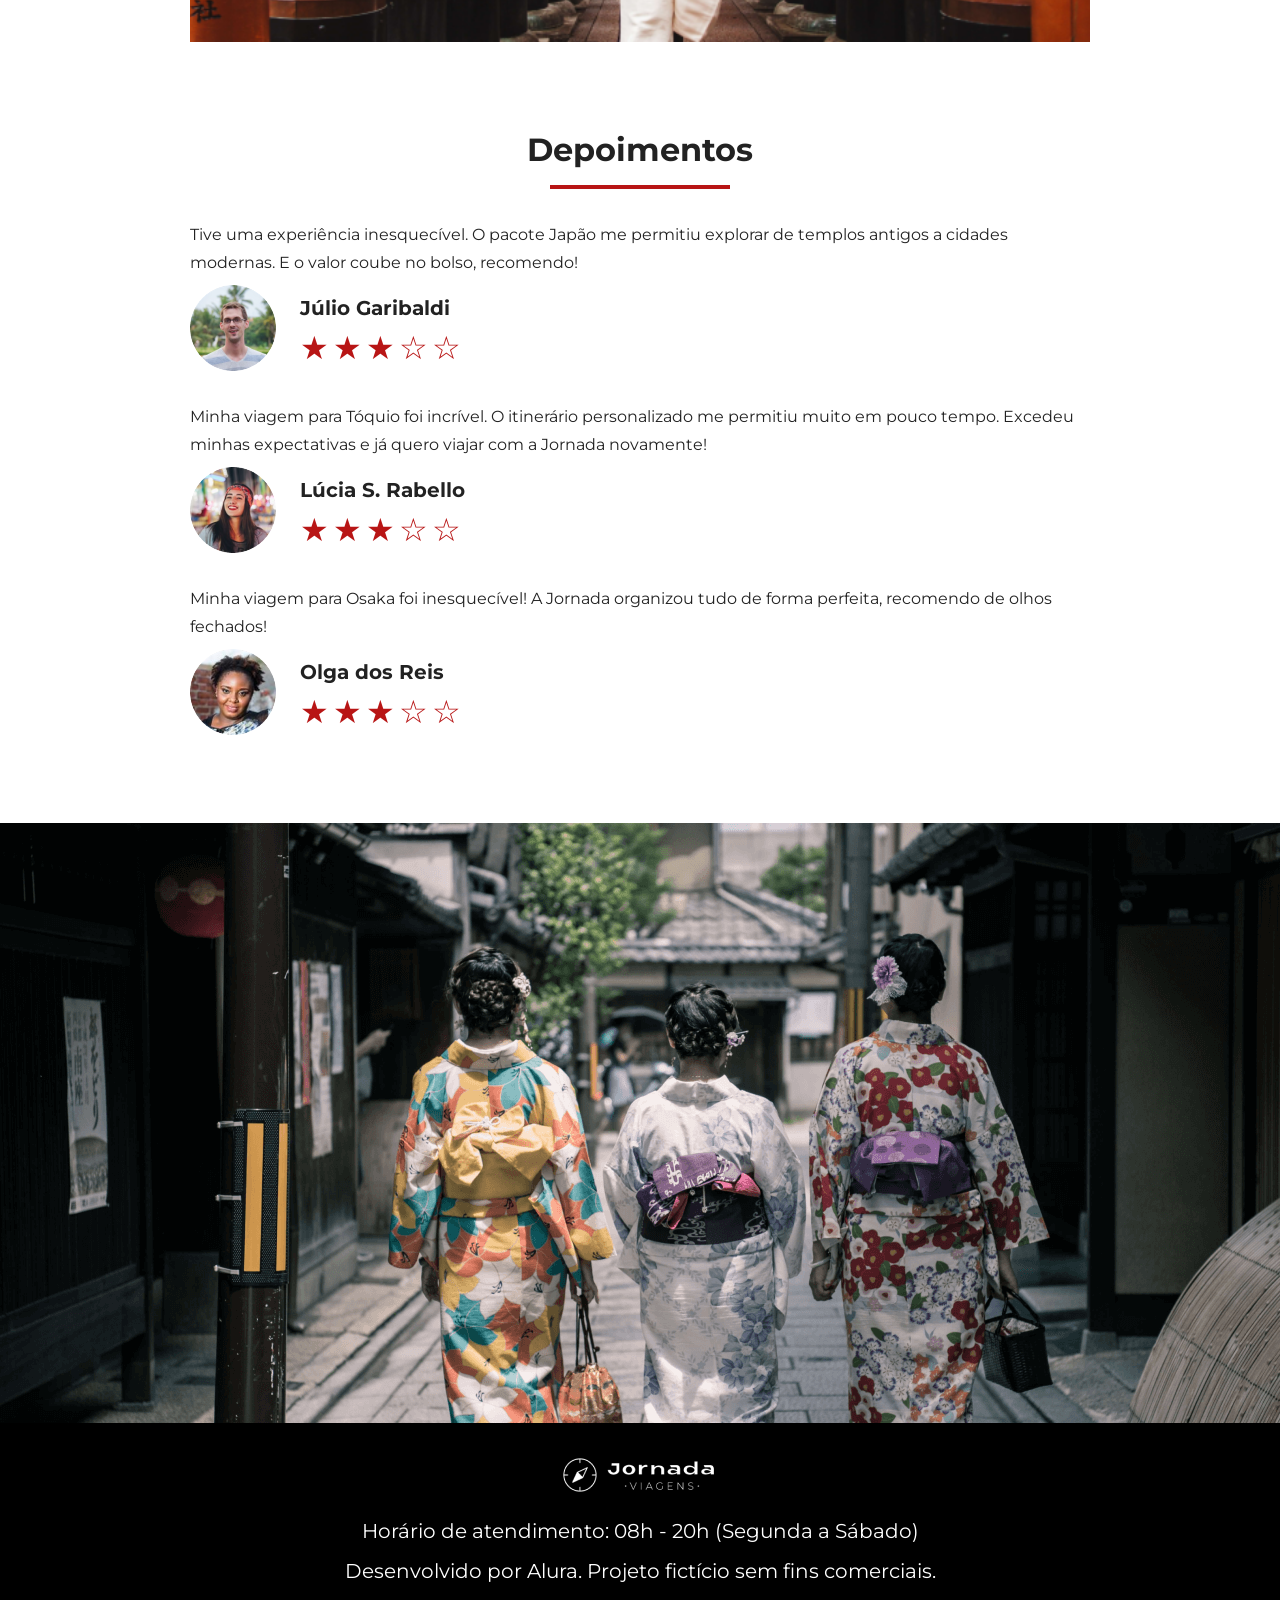
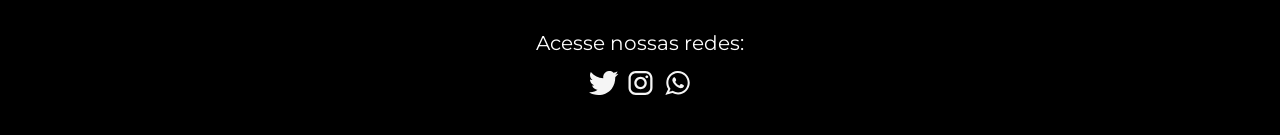
<file: jornada Viagens/pacotes-de-viagens.html>
<!DOCTYPE html>
<html lang="pt-BR">
  <head>
    <meta charset="UTF-8" />
    <meta name="viewport" content="width=device-width, initial-scale=1.0" />
    <meta
      name="description"
      content="Jornada Viagens,uma agência apaixonada por criar viagens inesquecíveis"
    />

    <meta name="og:title" content="Jornada Viagens" />
    <meta
      name="og:description"
      content="Jornada Viagens,uma agência apaixonada por criar viagens inesquecíveis"
    />
    <meta
      name="og:image"
      content="https://danicastilho.github.io/jornada-viagens/img/logo-footer.png"
    />
    <meta name="og:type" content="website" />
    <meta
      name="og:url"
      content="https://danicastilho.github.io/jornada-viagens"
    />

    <link rel="icon" href="favico.svg" type="xml/svg" />
    <link rel="stylesheet" href="./css/style.css" />

    <title>Jornada Viagens</title>
  </head>
  <body>
    <header class="main-header">
      <a class="logo" href="index.html" title="voltar para a página inicial">
        <img
          class="img-mobile"
          src="img/bussola-jornada-branco.png"
          alt="Bussola do logo Jornada Viagens na cor branca"
        />
        <img
          class="img-desktop"
          src="img/bussola-texto-jornada-branco.png"
          alt="Logo Jornada Viagens na cor branca"
        />
      </a>
      <div class="navigation-menu">
        <label for="menu">
          <img src="img/menu.png" alt="menu" />
        </label>
        <input type="checkbox" id="menu" hidden />
        <nav>
          <ul class="list-links">
            <li>
              <a href="blog.html" target="_blank" title="Acessar Blog">Blog</a>
            </li>
            <li>
              <a
                class="active"
                href="pacotes-de-viagens.html"
                target="_blank"
                title="Acessar Pacotes de viagem"
                >Pacotes de viagem</a
              >
            </li>
            <li>
              <a href="contato.html" target="_blank" title="Acessar Contato"
                >Contato</a
              >
            </li>
          </ul>
        </nav>
      </div>
    </header>
    <section class="travel-packages hero">
      <div class="hero-img">
        <div class="hero-content">
          <h1>Conheça o Japão!</h1>
          <hr />
          <p>
            A Jornada possui o pacote perfeito para seu estilo e orçamento!
            Conheça as belas paisagens e a cultura milenar deste belo país!
          </p>
        </div>
      </div>
    </section>

    <section class="travel-packages destinations">
      <div class="section-title">
        <h2>Destinos da Excursão</h2>
        <hr />
      </div>
      <div class="destination-items">
        <article class="item tokyo">
          <header>
            <div class="img-item"></div>
            <h3 class="content-title">Tokyo</h3>
          </header>
          <p class="content-text">
            Tóquio é uma cidade vibrante e cosmopolita, com seus templos
            históricos, museus de arte moderna e arranha-céus icônicos. Não
            perca a chance de mergulhar em sua atmosfera fascinante.
          </p>
          <footer>
            <a
              href="#"
              class="button"
              target="_blank"
              title="Veja mais detalhes do destino Tokyo"
              >Ver detalhes</a
            >
          </footer>
        </article>
        <article class="item osaka">
          <header>
            <div class="img-item"></div>
            <h3 class="content-title">Osaka</h3>
          </header>
          <p class="content-text">
            Osaka é uma cidade agitada e moderna no Japãos. A cidade é famosa
            por sua gastronomia deliciosa e por ser um excelente ponto de
            partida para explorar outras cidades japonesas próximas.
          </p>
          <footer>
            <a
              href="#"
              class="button"
              target="_blank"
              title="Veja mais detalhes do destino Osaka"
              >Ver detalhes</a
            >
          </footer>
        </article>
      </div>
    </section>
    <section class="travel-packages payments">
      <div class="section-title">
        <h2>Pagamento</h2>
        <hr />
      </div>
      <div class="content-container">
        <div class="text-content">
          <h3 class="content-title">R$4000</h3>
          <h3 class="content-title">Em até 12x</h3>

          <p class="content-text">
            Viaje pagando em até 12 parcelas no cartão, à vista no crédito com
            5% de desconto ou no Pix com 10% de desconto!
          </p>
        </div>
        <div class="image-gallery">
          <div class="image first"></div>
          <div class="image second"></div>
          <div class="image thirdy colspan-2"></div>
        </div>
      </div>
    </section>
    <section class="testimonials">
      <div class="section-title">
        <h2>Depoimentos</h2>
        <hr />
      </div>
      <div class="testimonial-container">
        <article>
          <header>
            <p>
              Tive uma experiência inesquecível. O pacote Japão me permitiu
              explorar de templos antigos a cidades modernas. E o valor coube no
              bolso, recomendo!
            </p>
          </header>
          <footer>
            <img
              src="img/travel-packages/avatar-julio.png"
              alt="imagem de perfil do cliente Júlio Garibaldi"
            />
            <div class="profile-content">
              <h3>Júlio Garibaldi</h3>
              <div class="rating">
                <span class="star">★</span>
                <span class="star">★</span>
                <span class="star">★</span>
                <span class="star">☆</span>
                <span class="star">☆</span>
              </div>
            </div>
          </footer>
        </article>
        <article>
          <header>
            <p>
              Minha viagem para Tóquio foi incrível. O itinerário personalizado
              me permitiu muito em pouco tempo. Excedeu minhas expectativas e já
              quero viajar com a Jornada novamente!
            </p>
          </header>
          <footer>
            <img
              src="img/travel-packages/avatar-lucia.png"
              alt="imagem de perfil da cliente Lúcia S. Rabello"
            />
            <div class="profile-content">
              <h3>Lúcia S. Rabello</h3>
              <div class="rating">
                <span class="star">★</span>
                <span class="star">★</span>
                <span class="star">★</span>
                <span class="star">☆</span>
                <span class="star">☆</span>
              </div>
            </div>
          </footer>
        </article>
        <article>
          <header>
            <p>
              Minha viagem para Osaka foi inesquecível! A Jornada organizou tudo
              de forma perfeita, recomendo de olhos fechados!
            </p>
          </header>
          <footer>
            <img
              src="img/travel-packages/avatar-olga.png"
              alt="imagem de perfil da cliente Olga dos Reis"
            />
            <div class="profile-content">
              <h3>Olga dos Reis</h3>
              <div class="rating">
                <span class="star">★</span>
                <span class="star">★</span>
                <span class="star">★</span>
                <span class="star">☆</span>
                <span class="star">☆</span>
              </div>
            </div>
          </footer>
        </article>
      </div>
    </section>
    <section class="travel-packages bottom-hero">
      <div class="hero-img"></div>
    </section>
    <footer class="main-footer">
      <div class="footer-content">
        <img src="img/logo-footer.png" alt="logo completo Jornada Viagens" />
        <p>Horário de atendimento: 08h - 20h (Segunda a Sábado)</p>
        <p>Desenvolvido por Alura. Projeto fictício sem fins comerciais.</p>
      </div>
      <div class="footer-social">
        <p>Acesse nossas redes:</p>

        <a href="#" target="_blank" title="Acesse o Twitter do Jornada Viagens"
          ><img
            src="img/icone-twitter.svg"
            alt="icone do Twitter na cor branca"
        /></a>

        <a
          href="#"
          target="_blank"
          title="Acesse o Instagram do Jornada Viagens"
          ><img
            src="img/icone-instagram.svg"
            alt="icone do Instagram na cor branca"
        /></a>

        <a href="#" target="_blank" title="Entre em contato através do whatsapp"
          ><img
            src="img/icone-whatsapp.svg"
            alt="icone do whatsapp na cor branca"
        /></a>
      </div>
    </footer>
  </body>
</html>
</file>
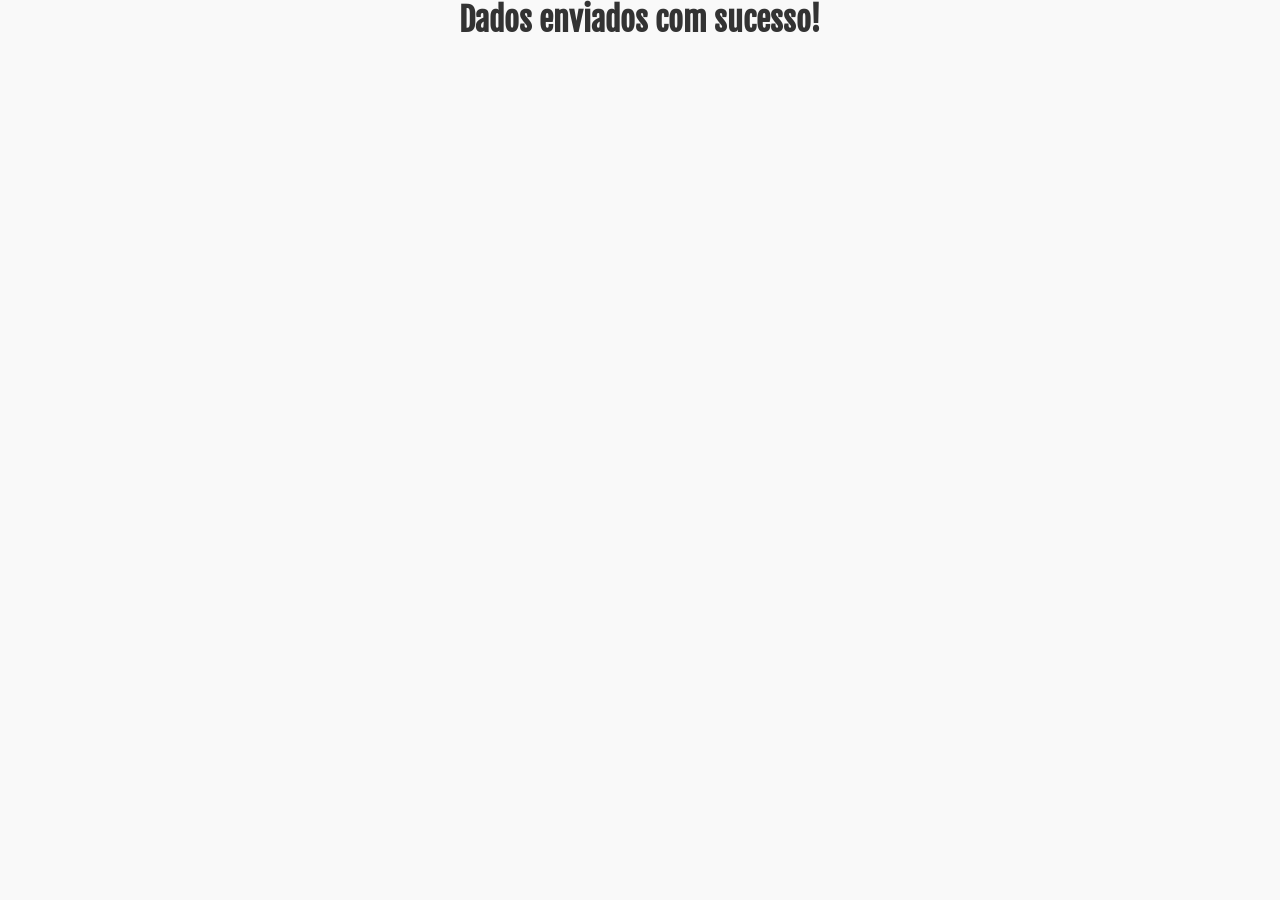
<file: pesquisa-culturama/sucesso.html>
<!DOCTYPE html>
<html lang="pt-br">
<head>
    <meta charset="UTF-8">
    <meta name="viewport" content="width=device-width, initial-scale=1.0">
    <link rel="shortcut icon" href="pesquisa-culturama/assets-formularios-seo-acessibilidade/culturama-favico.png" type="image/x-icon">
    <link rel="stylesheet" href="css/style.css">
    <link rel="stylesheet" href="css/style.css">
    <link rel="preconnect" href="https://fonts.googleapis.com">
    <link rel="preconnect" href="https://fonts.gstatic.com" crossorigin>
    <link href="https://fonts.googleapis.com/css2?family=Fjalla+One&family=Work+Sans&display=swap" rel="stylesheet">
    <title>Pesquisa Culturama</title>
</head>
<body>
    <h1 role="alert">Dados enviados com sucesso!</h1>
</body>
</html>
</file>
<file: jornada Viagens/css/style.css>
@import url(global.css);
@import url(header.css);
@import url(hero.css);
@import url(offers.css);
@import url(categories.css);
@import url(destinations.css);
@import url(payments.css);
@import url(testimonials.css);
@import url(footer.css);
</file>
<file: pesquisa-culturama/css/style.css>
* {
    margin: 0;
    padding: 0;
    box-sizing: border-box;
}

:root {
  --cor-texto: #333333;
  --cor-fundo: #ffffff;
}

.theme-high-contrast {
  --cor-texto: #000000;
  --cor-fundo: #ffffff;
}

body {
  background-color: var(--cor-fundo);
  color: var(--cor-texto);
}


html {
  font-size: 100%; /* ajustável pelo usuário */
}

h1 {
  font-size: 2rem; 
}

p {
  font-size: 1rem;
}

body{
    background-color: #f9f9f9;
    font-family: "Work Sans", sans-serif;
}

main{
    width: 100%;
    max-width: 700px;
    margin: 0 auto;
}

header {
    text-align: center;
    margin-bottom: 20px;
}

img{
    width: 100px;
}

h1{
     font-family: "Fjalla One", sans-serif;
     text-align: center;
}

form{
    background-color: white;
    padding: 15px;
    border-radius: 10px;
    margin-bottom: 100px;
}

fieldset {
    padding: 15px;
    border: 1px solid #cccccc;
    border-radius: 5x;
    margin-bottom: 15px;
}

legend {
    font-weight: bold;
    font-size: 18px;
    padding: 0 5px;
}

label{
    display: inline-block;
    margin-bottom: 5px;
}

input[type="tel"], 
input[type="file"] {
    margin-bottom: 0;
}

small{
    display: inline-block;
    margin-bottom: 20px;
}

p{
    margin-bottom: 15px;
    font-weight: bold;
}

input, select, textarea {
    width: 100%;
    padding: 10px;
    margin-bottom: 20px;
    border: 1px solid #cccccc;
    border-radius: 5px;
}

textarea {
    min-height: 100px;
}

input [type="radio"],
input [type="checkbox"] {
    width: auto;
}

input [type="color"] {
    width: 40px;
    padding: 0 5px;
}

input:invalid,
select:invalid,
textarea:invalid {
    border-color: red;
}

input:valid,
select:valid,
textarea:valid {
    border-color: green;
}

button {
    width: 100px;
    height: 30px;
    margin-right: 10px;
    background-color: white;
    border: 1px solid #cccccc;
    border-radius: 5px;
    cursor: pointer;
}

button[type="submit"]:hover{
    background-color: green;
    color: #ffffff;
}

button[type="reset"]:hover{
    background-color: orangered;
    color: #ffffff;
}
</file>
<file: projeto-tecboard/style.css>
@font-face {
    font-family: "unbounded";
    src: url(./fontes/Unbounded-VariableFont_wght.ttf) format(truetype);
    font-weight: 700;
    font-style: normal;
    font-display: swap;
}

@font-face {
    font-family: "poppins";
    src: url(./fontes/Poppins-Regular.ttf) format(truetype);
    font-weight: 400;
    font-style: normal;
    font-display: swap;
}

/*Reset*/
*{ margin: 0; padding: 0;}

/*Estilo Desktop*/
body{
    background-color: #0E1014;
    color: #ffffff;
}

header img{
    display: block;
    margin: 75px 0 0 360px;
}

h1{
    margin-top: 60px;
    text-align: center;
    font-size: 64px;
    font-family: "unbounded",sans-serif;
}

h1 span{
    color: #9747ff;
}

p{
    text-align: center;
    font-size: 24px;
    width: 792px;
    margin: 24px auto 0;
    font-family: "poppins", sans-serif;
}

a{
    color: #ffffff;
    font-family: "poppins", sans-serif;
    font-size: 24px;
    text-decoration: none;
    background-color: #9747ff;
    width: 340px;
    height: 66px;
    display: block;
    border-radius: 36px;
    text-align: center;
    line-height: 66px;
    margin: 40px auto;
}

a:hover{
    background-color: #8233E8;
}
section img{
    display: block;
    width: 792px;
    height: 446px;
    margin: 0 auto;
}


@media(max-width:"768px"){
    header img{
        margin: 65px 0 0 60px;
    }

    p{
        width: 648px;
    }
}

@media(max-width:"375px"){
    header img{
        margin: 32px 0 0 16px;
    }

    h1{
        font-size: 40px;
    }

    p{
        font-size: 20px;
        width: 340px;
    }

    a{
        font-size: 20px;
        width: 251px;
    }

    section img{
        width: 340px;
        height: 230px;
    }
}
</file>
